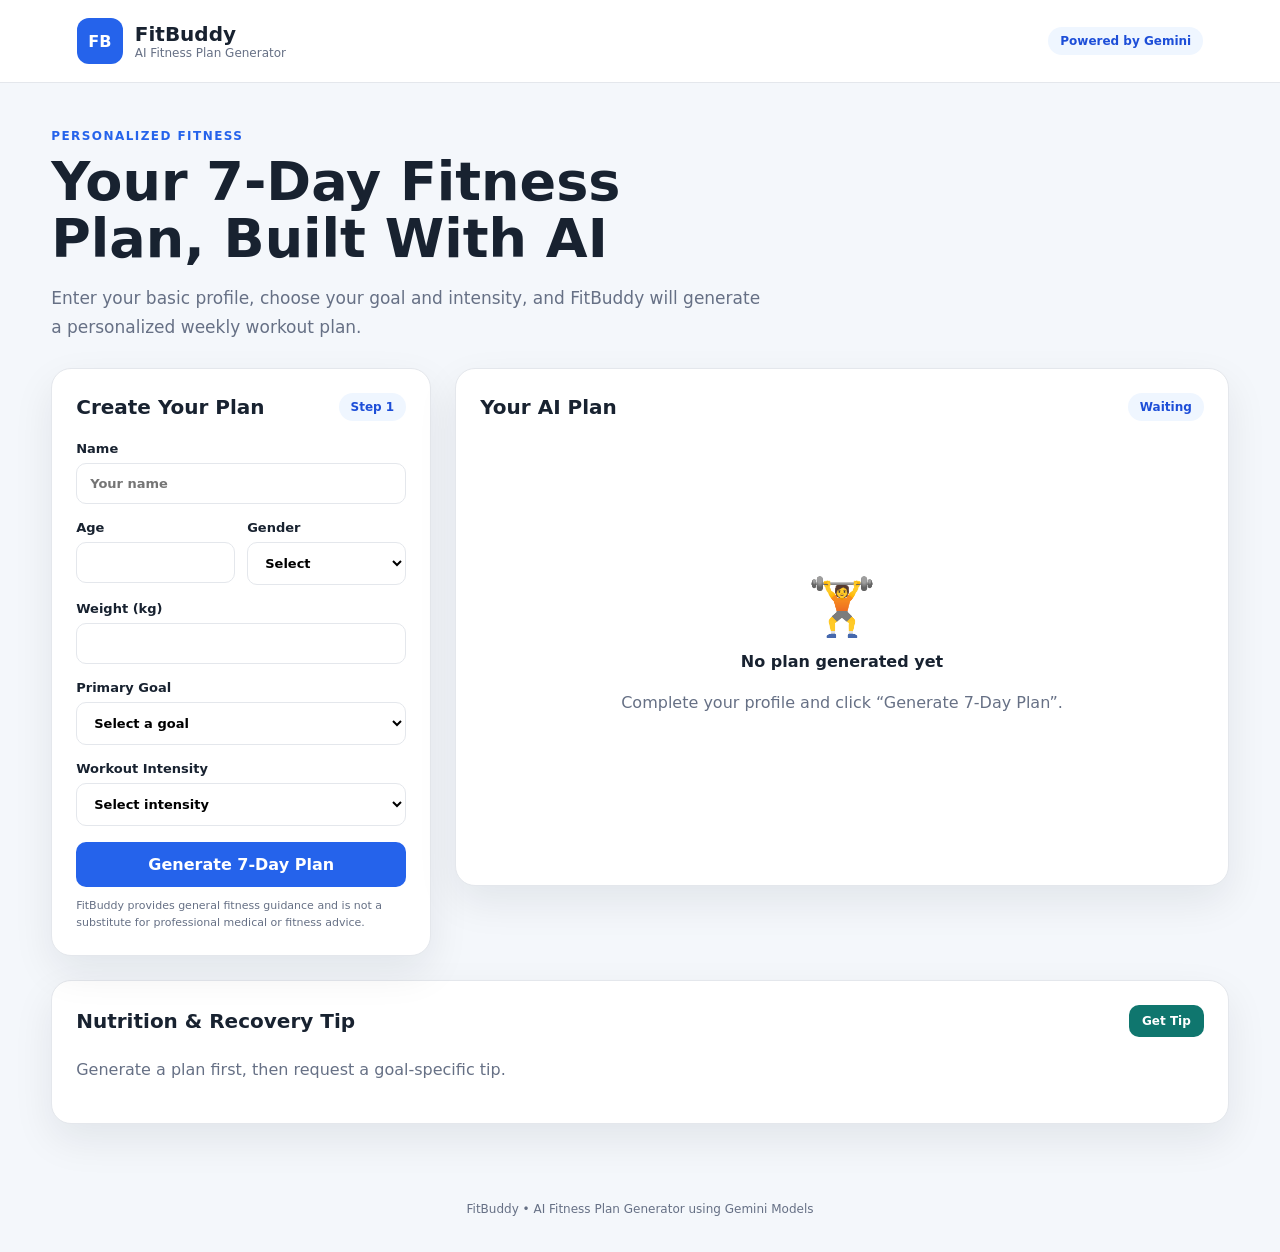
<file: templates/index.html>
<!DOCTYPE html>
<html lang="en">
<head>
    <meta charset="UTF-8">
    <meta name="viewport" content="width=device-width, initial-scale=1.0">
    <title>FitBuddy – AI Fitness Plan Generator</title>
    <link rel="stylesheet" href="/static/css/style.css">
</head>
<body>
<header class="topbar">
    <div class="brand">
        <div class="brand-mark">FB</div>
        <div>
            <h1>FitBuddy</h1>
            <p>AI Fitness Plan Generator</p>
        </div>
    </div>
    <span class="badge">Powered by Gemini</span>
</header>

<main class="container">
    <section class="hero">
        <div>
            <span class="eyebrow">PERSONALIZED FITNESS</span>
            <h2>Your 7-Day Fitness Plan, Built With AI</h2>
            <p>
                Enter your basic profile, choose your goal and intensity,
                and FitBuddy will generate a personalized weekly workout plan.
            </p>
        </div>
    </section>

    <div class="grid">
        <section class="card">
            <div class="card-title">
                <h3>Create Your Plan</h3>
                <span>Step 1</span>
            </div>

            <form id="planForm">
                <label>Name
                    <input type="text" name="name" placeholder="Your name" required>
                </label>

                <div class="two-col">
                    <label>Age
                        <input type="number" name="age" min="13" max="100" required>
                    </label>

                    <label>Gender
                        <select name="gender" required>
                            <option value="">Select</option>
                            <option>Male</option>
                            <option>Female</option>
                            <option>Other</option>
                            <option>Prefer not to say</option>
                        </select>
                    </label>
                </div>

                <label>Weight (kg)
                    <input type="number" name="weight" min="20" max="500" required>
                </label>

                <label>Primary Goal
                    <select name="goal" required>
                        <option value="">Select a goal</option>
                        <option>Weight Loss</option>
                        <option>Muscle Gain</option>
                        <option>General Wellness</option>
                        <option>Endurance</option>
                        <option>Flexibility</option>
                    </select>
                </label>

                <label>Workout Intensity
                    <select name="intensity" required>
                        <option value="">Select intensity</option>
                        <option>Low</option>
                        <option>Medium</option>
                        <option>High</option>
                    </select>
                </label>

                <button class="primary" type="submit">
                    Generate 7-Day Plan
                </button>
            </form>

            <p class="disclaimer">
                FitBuddy provides general fitness guidance and is not a substitute
                for professional medical or fitness advice.
            </p>
        </section>

        <section class="card result-card">
            <div class="card-title">
                <h3>Your AI Plan</h3>
                <span id="status">Waiting</span>
            </div>

            <div id="emptyState" class="empty-state">
                <div class="empty-icon">🏋️</div>
                <h4>No plan generated yet</h4>
                <p>Complete your profile and click “Generate 7-Day Plan”.</p>
            </div>

            <article id="planResult" class="markdown-body hidden"></article>

            <div id="feedbackBox" class="feedback hidden">
                <h4>Want to improve the plan?</h4>
                <p>Tell FitBuddy what you want changed.</p>
                <form id="feedbackForm">
                    <input type="hidden" id="planId">
                    <textarea id="feedbackText"
                        placeholder="Example: Add more cardio and make Day 3 lighter."
                        required></textarea>
                    <button class="secondary" type="submit">Revise Plan</button>
                </form>
            </div>
        </section>
    </div>

    <section class="card nutrition-card">
        <div class="card-title">
            <h3>Nutrition & Recovery Tip</h3>
            <button id="tipButton" class="small-btn" type="button">Get Tip</button>
        </div>
        <p id="nutritionTip">Generate a plan first, then request a goal-specific tip.</p>
    </section>
</main>

<footer>
    <p>FitBuddy • AI Fitness Plan Generator using Gemini Models</p>
</footer>

<script src="/static/js/app.js"></script>
</body>
</html>
</file>
<file: static/css/style.css>
:root {
    --bg: #f4f7fb;
    --card: #ffffff;
    --text: #182230;
    --muted: #667085;
    --border: #e4e7ec;
    --primary: #2563eb;
    --primary-dark: #1d4ed8;
    --success: #0f766e;
    --shadow: 0 16px 40px rgba(16, 24, 40, 0.08);
}

* {
    box-sizing: border-box;
}

body {
    margin: 0;
    font-family: Inter, system-ui, -apple-system, BlinkMacSystemFont, "Segoe UI", sans-serif;
    background: var(--bg);
    color: var(--text);
}

.topbar {
    background: var(--card);
    border-bottom: 1px solid var(--border);
    padding: 18px 6%;
    display: flex;
    justify-content: space-between;
    align-items: center;
}

.brand {
    display: flex;
    gap: 12px;
    align-items: center;
}

.brand-mark {
    width: 46px;
    height: 46px;
    border-radius: 12px;
    display: grid;
    place-items: center;
    font-weight: 800;
    color: white;
    background: var(--primary);
}

.brand h1,
.brand p {
    margin: 0;
}

.brand h1 {
    font-size: 20px;
}

.brand p {
    color: var(--muted);
    font-size: 12px;
}

.badge,
.card-title span {
    background: #eff6ff;
    color: var(--primary-dark);
    border-radius: 999px;
    padding: 7px 12px;
    font-size: 12px;
    font-weight: 700;
}

.container {
    width: min(1180px, 92%);
    margin: 0 auto;
    padding: 42px 0;
}

.hero {
    margin-bottom: 26px;
}

.eyebrow {
    color: var(--primary);
    font-size: 12px;
    font-weight: 800;
    letter-spacing: 0.12em;
}

.hero h2 {
    max-width: 720px;
    margin: 10px 0;
    font-size: clamp(32px, 5vw, 54px);
    line-height: 1.05;
}

.hero p {
    max-width: 720px;
    color: var(--muted);
    font-size: 17px;
    line-height: 1.7;
}

.grid {
    display: grid;
    grid-template-columns: 380px 1fr;
    gap: 24px;
    align-items: start;
}

.card {
    background: var(--card);
    border: 1px solid var(--border);
    border-radius: 20px;
    padding: 24px;
    box-shadow: var(--shadow);
}

.card-title {
    display: flex;
    align-items: center;
    justify-content: space-between;
    gap: 16px;
    margin-bottom: 20px;
}

.card-title h3 {
    margin: 0;
    font-size: 20px;
}

label {
    display: block;
    margin-bottom: 16px;
    font-size: 13px;
    font-weight: 700;
}

input,
select,
textarea {
    width: 100%;
    margin-top: 7px;
    border: 1px solid var(--border);
    border-radius: 10px;
    padding: 12px 13px;
    font: inherit;
    outline: none;
    background: white;
}

input:focus,
select:focus,
textarea:focus {
    border-color: var(--primary);
}

textarea {
    min-height: 110px;
    resize: vertical;
}

.two-col {
    display: grid;
    grid-template-columns: 1fr 1fr;
    gap: 12px;
}

button {
    border: 0;
    border-radius: 10px;
    padding: 13px 16px;
    font: inherit;
    font-weight: 800;
    cursor: pointer;
}

.primary {
    width: 100%;
    color: white;
    background: var(--primary);
}

.primary:hover {
    background: var(--primary-dark);
}

.secondary,
.small-btn {
    color: white;
    background: var(--success);
}

.small-btn {
    padding: 9px 13px;
    font-size: 12px;
}

.disclaimer {
    color: var(--muted);
    font-size: 11px;
    line-height: 1.5;
    margin-bottom: 0;
}

.empty-state {
    min-height: 420px;
    display: grid;
    place-content: center;
    text-align: center;
    color: var(--muted);
}

.empty-icon {
    font-size: 56px;
    margin-bottom: 12px;
}

.empty-state h4 {
    color: var(--text);
    margin: 0 0 6px;
}

.hidden {
    display: none !important;
}

.markdown-body {
    line-height: 1.65;
}

.markdown-body h1,
.markdown-body h2,
.markdown-body h3 {
    margin-top: 22px;
}

.markdown-body ul {
    padding-left: 22px;
}

.markdown-body strong {
    color: var(--primary-dark);
}

.feedback {
    margin-top: 26px;
    padding-top: 20px;
    border-top: 1px solid var(--border);
}

.feedback h4 {
    margin: 0 0 5px;
}

.feedback p {
    color: var(--muted);
    margin-top: 0;
}

.nutrition-card {
    margin-top: 24px;
}

#nutritionTip {
    color: var(--muted);
    line-height: 1.6;
}

footer {
    text-align: center;
    padding: 24px;
    color: var(--muted);
    font-size: 12px;
}

@media (max-width: 850px) {
    .grid {
        grid-template-columns: 1fr;
    }

    .topbar {
        padding: 16px 4%;
    }

    .badge {
        display: none;
    }
}
</file>
